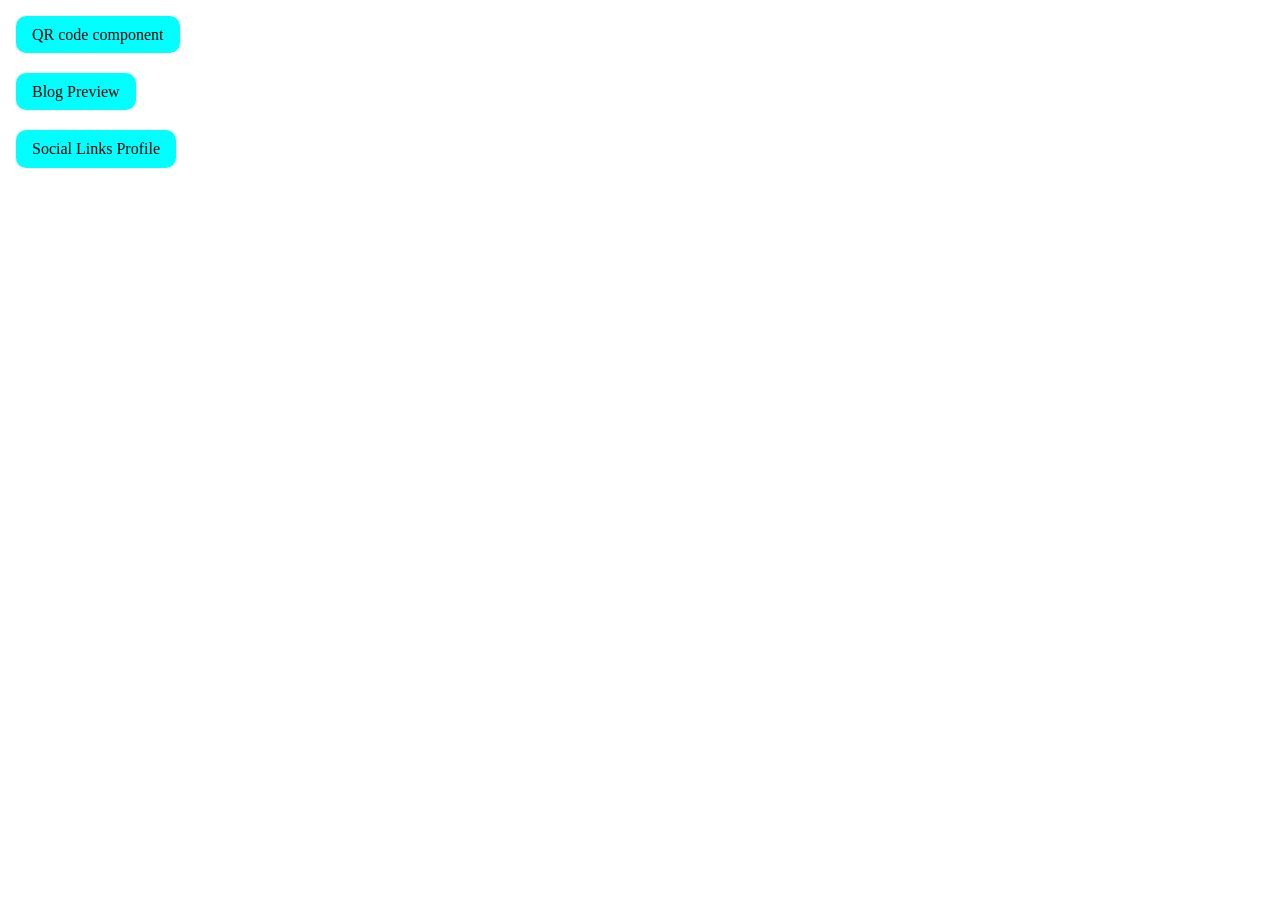
<file: index.html>
<!DOCTYPE html>
<html lang="en">
<head>
    <meta charset="UTF-8">
    <meta name="viewport" content="width=device-width, initial-scale=1.0">
    <title>Frontend-Project</title>
    <link rel="stylesheet" href="style.css">
</head>
<body>
    <ul>
        <li><a href="qr-code-component-main/">QR code component</a></li>
        <li><a href="blog-preview-card-main/">Blog Preview</a></li>
        <li><a href="social-links-profile-main/">Social Links Profile</a></li>
    </ul>
   
    
</body>
</html>
</file>
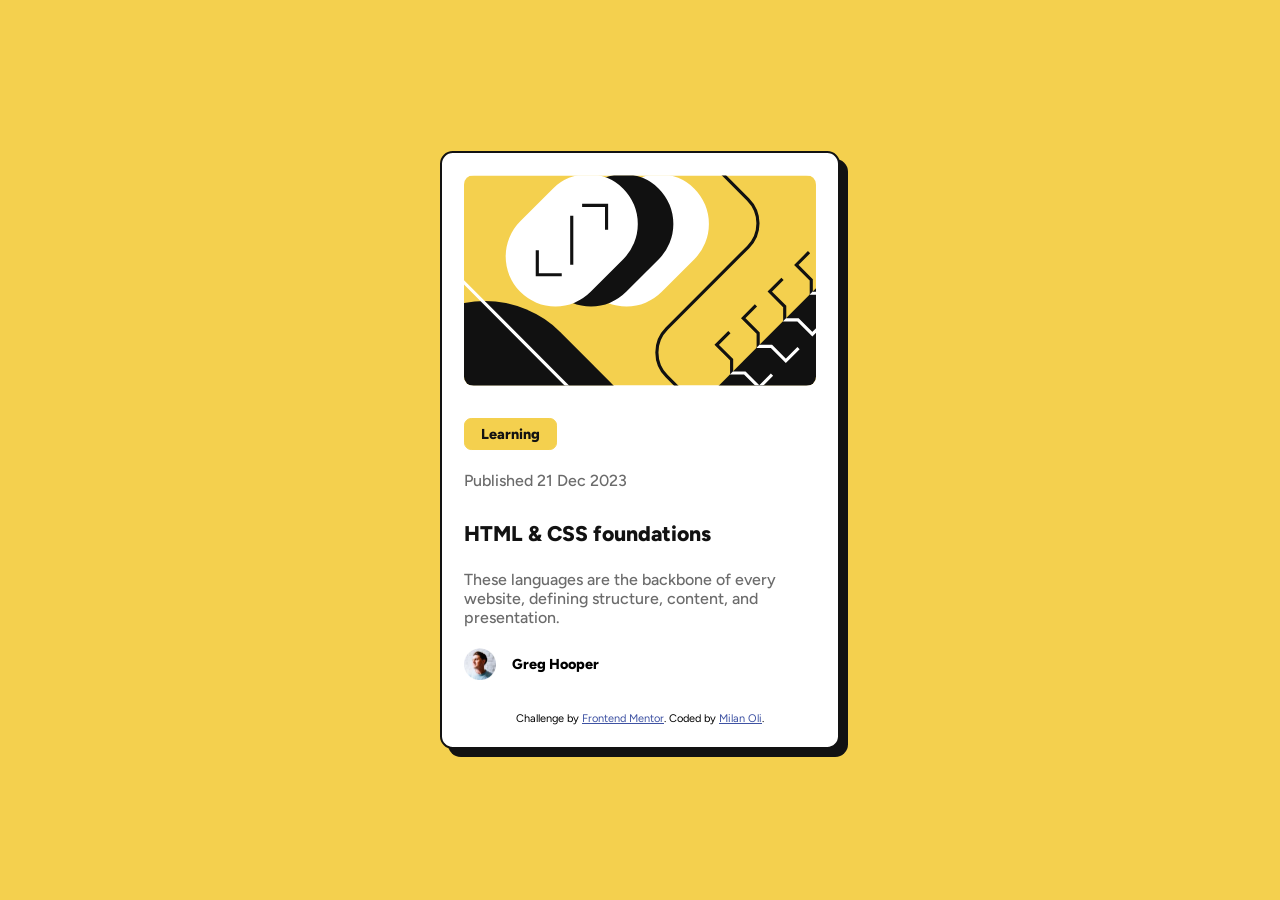
<file: blog-preview-card-main/index.html>
<!doctype html>
<html lang="en">
  <head>
    <meta charset="UTF-8" />
    <meta name="viewport" content="width=device-width, initial-scale=1.0" />

    <link
      rel="icon"
      type="image/png"
      sizes="32x32"
      href="./assets/images/favicon-32x32.png"
    />

    <title>Frontend Mentor | Blog preview card</title>
    <link rel="stylesheet" href="style.css" />
    <link rel="preconnect" href="https://fonts.googleapis.com" />
    <link rel="preconnect" href="https://fonts.gstatic.com" crossorigin />
    <link
      href="https://fonts.googleapis.com/css2?family=Figtree:ital,wght@0,300..900;1,300..900&display=swap"
      rel="stylesheet"
    />

    <style>
      .attribution {
        font-size: 0.6875rem;
        text-align: center;
      }
      .attribution a {
        color: hsl(228, 45%, 44%);
      }
    </style>
  </head>
  <body>
    <div class="card">
      <main>
        <section class="hero">

          <img
          class="hero-img"
          src="images/illustration-article.svg"
          alt="hero-img"
        />
        <span class="label-lrn">Learning</span>
        </section>
        

        <p>Published <time datetime="2023-12-21">21 Dec 2023</time></p>

        <h1> <a href="#">HTML & CSS foundations</a></h1>

        <p>
          These languages are the backbone of every website, defining structure,
          content, and presentation.
        </p>
        <section class="avatar">
           <img
            class="avatar-img"
            src="images/image-avatar.webp"
            alt="avatar img"
          />
          <span>Greg Hooper</span>
        </section>
         
        
      </main>
      <footer class="attribution">
        Challenge by
        <a href="https://www.frontendmentor.io?ref=challenge">Frontend Mentor</a
        >. Coded by <a href="#">Milan Oli</a>.
      </footer>
    </div>
  </body>
</html>
</file>
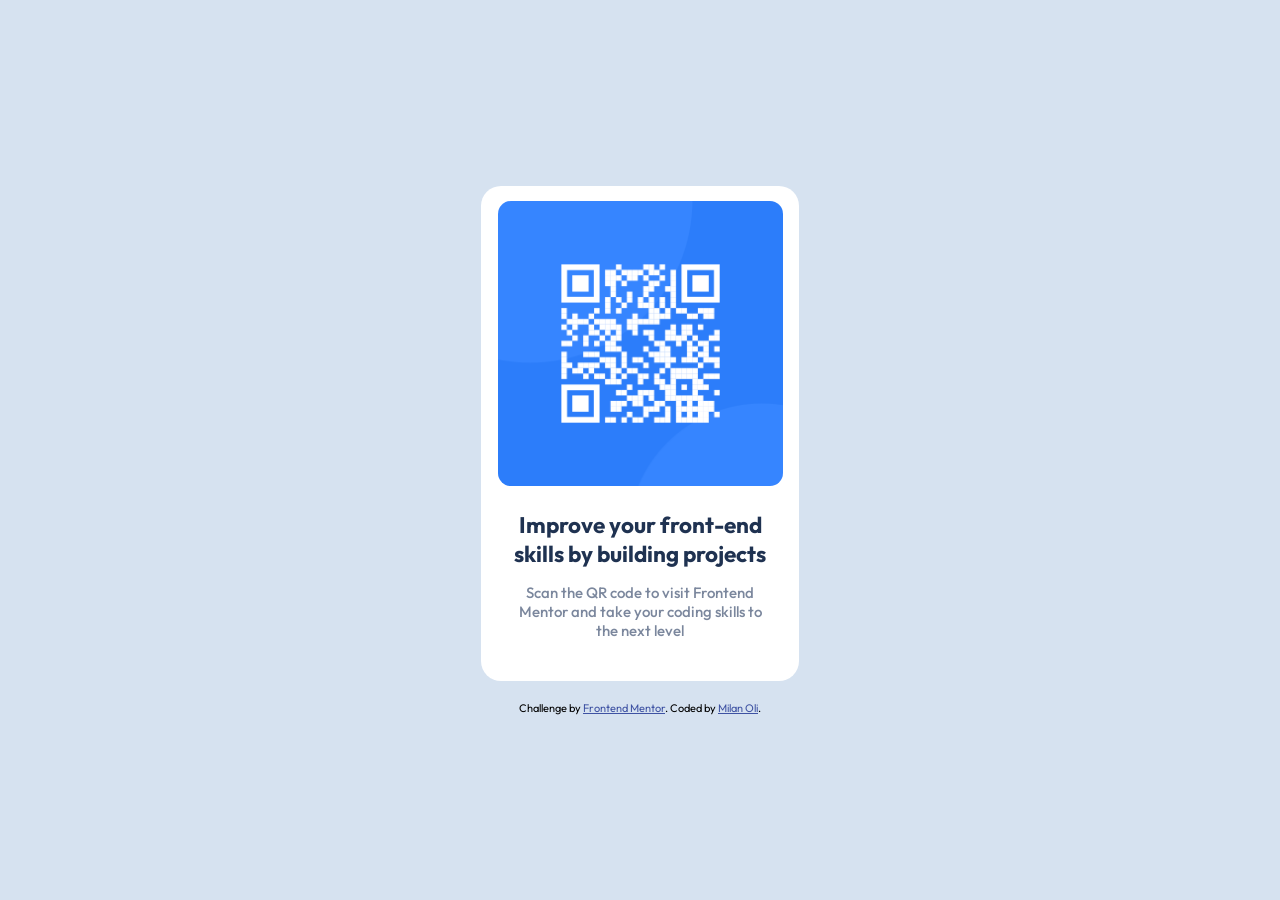
<file: qr-code-component-main/index.html>
<!doctype html>
<html lang="en">
  <head>
    <meta charset="UTF-8" />
    <meta name="viewport" content="width=device-width, initial-scale=1.0" />

    <link
      rel="icon"
      type="image/png"
      sizes="32x32"
      href="./images/favicon-32x32.png"
    />

    <title>Frontend Mentor | QR code component</title>

    <link rel="stylesheet" href="style.css" />
    <link rel="preconnect" href="https://fonts.googleapis.com" />
    <link rel="preconnect" href="https://fonts.gstatic.com" crossorigin />
    <link
      href="https://fonts.googleapis.com/css2?family=Outfit:wght@100..900&display=swap"
      rel="stylesheet"
    />
  </head>
  <body>
    <main>
      <div id="img">
        <img src="images/image-qr-code.png" alt="QR code to visit Frontend Mentor" />
      </div>
      <div id="text">
        <h2 id="heading">Improve your front-end skills by building projects</h2>
        <p id="parag">
          Scan the QR code to visit Frontend Mentor and take your coding skills
          to the next level
        </p>
      </div>
    </main>

    <footer class="attribution">
      Challenge by
      <a href="https://www.frontendmentor.io?ref=challenge">Frontend Mentor</a>.
      Coded by <a href="#">Milan Oli</a>.
    </footer>
  </body>
</html>
</file>
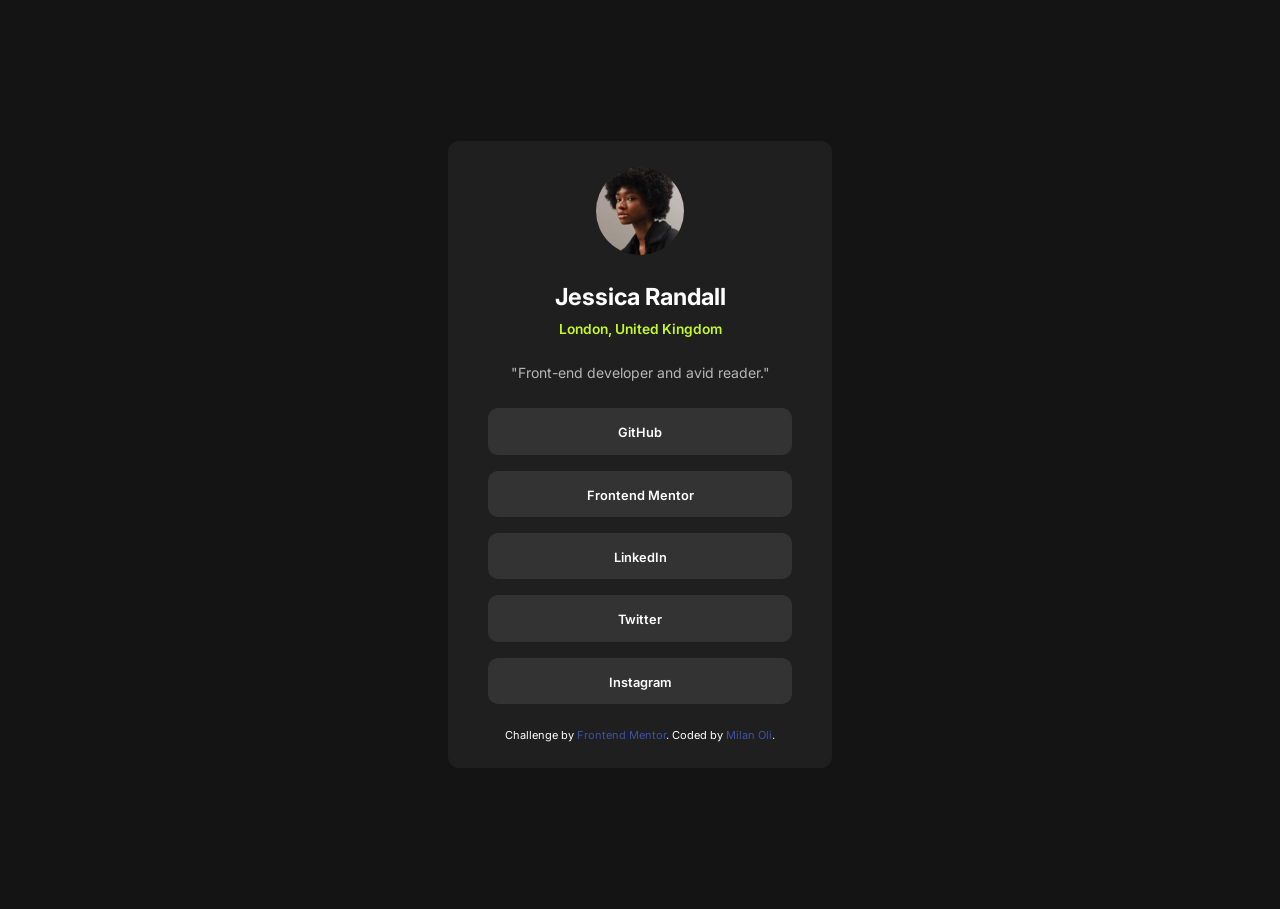
<file: social-links-profile-main/index.html>
<!doctype html>
<html lang="en">
  <head>
    <meta charset="UTF-8" />
    <meta name="viewport" content="width=device-width, initial-scale=1.0" />
    <link
      rel="icon"
      type="image/png"
      sizes="32x32"
      href="./assets/images/favicon-32x32.png"
    />

    <title>Frontend Mentor | Social links profile</title>
    <link rel="stylesheet" href="style.css" />
    <link rel="preconnect" href="https://fonts.googleapis.com" />
    <link rel="preconnect" href="https://fonts.gstatic.com" crossorigin />
    <link
      href="https://fonts.googleapis.com/css2?family=Inter:ital,opsz,wght@0,14..32,100..900;1,14..32,100..900&display=swap"
      rel="stylesheet"
    />

    <style>
      .attribution {
        font-size: 0.6875rem;
        text-align: center;
      }
      .attribution a {
        color: hsl(228, 45%, 44%);
        text-decoration: none;
      }
    </style>
  </head>
  <body class="flex">
    <div class="container flex">
      <main class="flex">
        <img src="images/avatar-jessica.jpeg" alt="Jessica Randall" />
        <div class="detail flex">
          <h1>Jessica Randall</h1>
          <span>London, United Kingdom</span>
        </div>

        <p>"Front-end developer and avid reader."</p>
        <ul class="flex">
          <li><a href="#">GitHub</a></li>
          <li><a href="#">Frontend Mentor</a></li>
          <li><a href="#">LinkedIn</a></li>
          <li><a href="#">Twitter</a></li>
          <li><a href="#">Instagram</a></li>
        </ul>
      </main>
      <footer class="attribution">
        Challenge by
        <a href="https://www.frontendmentor.io?ref=challenge">Frontend Mentor</a
        >. Coded by <a href="#">Milan Oli</a>.
      </footer>
    </div>
  </body>
</html>
</file>
<file: style.css>
*{
    padding: 0PX;
    margin: 0PX;
    box-sizing: border-box;
}
ul{
    display: flex;
    flex-direction: column;
    gap: 20px;
    margin: 1rem 1rem 1rem 1rem;
}
ul li a{
    text-decoration: none;
    color: black;
    
}
li{
    width: fit-content;
    background-color: aqua;
    padding: 0.6rem 1rem;
    border-radius: 10px;
    list-style: none;
}
li:hover{
    box-shadow: 2px 2px rgb(155, 191, 191);
}
</file>
<file: blog-preview-card-main/style.css>
* {
  padding: 0rem;
  margin: 0rem;
  box-sizing: border-box;
}
:root {
  --primary-yellow: hsl(47, 88%, 63%);
  --primary-white: hsl(0, 0%, 100%);
  --primary-Gray500: hsl(0, 0%, 42%);
  --primary-Gray950: hsl(0, 0%, 7%);
  --card-shadow: 0.4rem 0.4rem 0.4rem 0.4rem rgb(175, 173, 173); 
}
body {
  font-family: "Figtree", sans-serif;
  background-color: var(--primary-yellow);
  display: flex;
  justify-content: center;
  align-items: center;
  min-height: 100vh;
}

.card {
  display: flex;
  flex-direction: column;
  background-color: var(--primary-white);
  width: clamp(300px, 90%, 400px);
  padding: 1.4rem;
  border: 2px solid var(--primary-Gray950);
  border-radius: 0.8rem;
  gap: 2rem;
  box-shadow: 0.5rem 0.5rem var(--primary-Gray950);
}
main{
    display: flex;
    flex-direction: column;
    gap: 1.3rem;
}
.hero{
    display: flex;
    flex-direction: column;
    gap : 2rem;
}
.hero-img {
 border-radius: 0.6rem;
  object-fit: cover;
}
.hero-img:hover{
    box-shadow: var(--card-shadow);
    
}
.label-lrn {
  width: fit-content;
  padding: 0.4rem 1rem;
  font-size: 0.9rem;
  font-weight: 800;
  border: 1px solid var(--primary-yellow);
  border-radius: 0.45rem;
  background-color: var(--primary-yellow);
  color: var(--primary-Gray950);
}

h1 a{
  font-size: 1.33rem;
  font-weight: 800;
  color: var(--primary-Gray950);
  text-decoration: none;
}
h1 a:hover,
h1 a:focus{
    color: var(--primary-yellow);
    cursor: pointer;
}
p {
  color: var(--primary-Gray500);
  font-size: 1rem;
  font-weight: 500;
}
.avatar {
  display: flex;
  gap: 1rem;
  justify-content: left;
  align-items: center;
}
.avatar-img {
  width: 2rem;
  height: 2rem;
}
.avatar span{
    font-size: 0.9rem;
    font-weight: 800;
}
@media (prefers-reduced-motion: no-preference) {
  .hero-img:hover {
    transition: box-shadow 0.3s;
  }
}
</file>
<file: qr-code-component-main/style.css>
*{
    margin: 0px;
    padding: 0px;
    box-sizing: border-box;
}
body{
    background-color: hsl(212, 45%, 89%);
    min-height: 100vh;
    display: flex;
    flex-direction: column;
    justify-content: center;
    align-items: center;
    gap: 20px;
    font-family: "Outfit", sans-serif;
}
main{
    background-color: hsl(0, 0%, 100%);
    width: 318px;
    height: 495px;
    border-radius: 20px;
    display: flex;
    flex-direction: column;
    padding: 15px 10px 50px 10px;
    align-items: center;
    
}

img{
    width: 285px;
    border-radius: 13px;
}
#text{
    display: flex;
    flex-direction: column;
    justify-content: center;
    align-items: center;
    gap: 15px;
    text-align: center;
    width: 265px;
    font-size: 15px;
    margin-top: 20px;
}
#heading{
    font-weight: 700;
    color: hsl(218, 44%, 22%);
}
#parag{
    font-weight: 500;
    color: hsl(220, 15%, 55%);
}



.attribution {
        font-size: 0.6875rem;
        text-align: center;
      }
.attribution a {
        color: hsl(228, 45%, 44%);
      }
</file>
<file: social-links-profile-main/style.css>
* {
  margin: 0rem;
  padding: 0rem;
  box-sizing: border-box;
}
:root {
  --primary-Green: hsl(75, 94%, 57%);
  --primary-White: hsl(0, 0%, 100%);
  --primary-Grey700: hsl(0, 0%, 20%);
  --primary-Grey800: hsl(0, 0%, 12%);
  --primary-Grey900: hsl(0, 0%, 8%);
}
.flex {
  display: flex;
  flex-direction: column;
  justify-content: center;
  align-items: center;
}
body {
  min-height: 101vh;
  background-color: var(--primary-Grey900);
}
main {
  gap: 1.7rem;
}

.container {
  gap: 1.5rem;
  font-family: "Inter", sans-serif;
  color: var(--primary-White);
  background-color: var(--primary-Grey800);
  width: clamp(20.5rem, 85vw, 24rem);
  padding: 1.5rem;
  border: 0.125rem solid var(--primary-Grey800);
  border-radius: 0.7rem;
}
.detail {
  gap: 0.6rem;
}
h1 {
  font-size: 1.47rem;
  font-weight: 700;
}
span {
  font-size: 0.86rem;
  font-weight: 600;
  color: var(--primary-Green);
}

img {
  border-radius: 50%;
  object-fit: cover;
  width: 5.5rem;
}
p {
  font-size: 0.875rem;
  font-weight: 400;
  color: hsl(0, 2%, 72%);
}
ul {
  gap: 1rem;
}
ul li {
  list-style: none;
  width: clamp(5rem, 75vw, 19rem);
  padding: 0.7rem;
  background-color: var(--primary-Grey700);
  text-align: center;
  border: 0.125rem solid var(--primary-Grey700);
  border-radius: 0.625rem;
}
ul li a {
  text-decoration: none;
  color: var(--primary-White);
  font-size: 0.8rem;
  font-weight: 600;
}
li:hover,
li:focus-within {
  background-color: var(--primary-Green);
}
li:hover a,
li:focus-within a {
  color: var(--primary-Grey700);
}
.attribution a:hover,
.attribution a:focus {
  text-decoration: underline;
}
</file>
